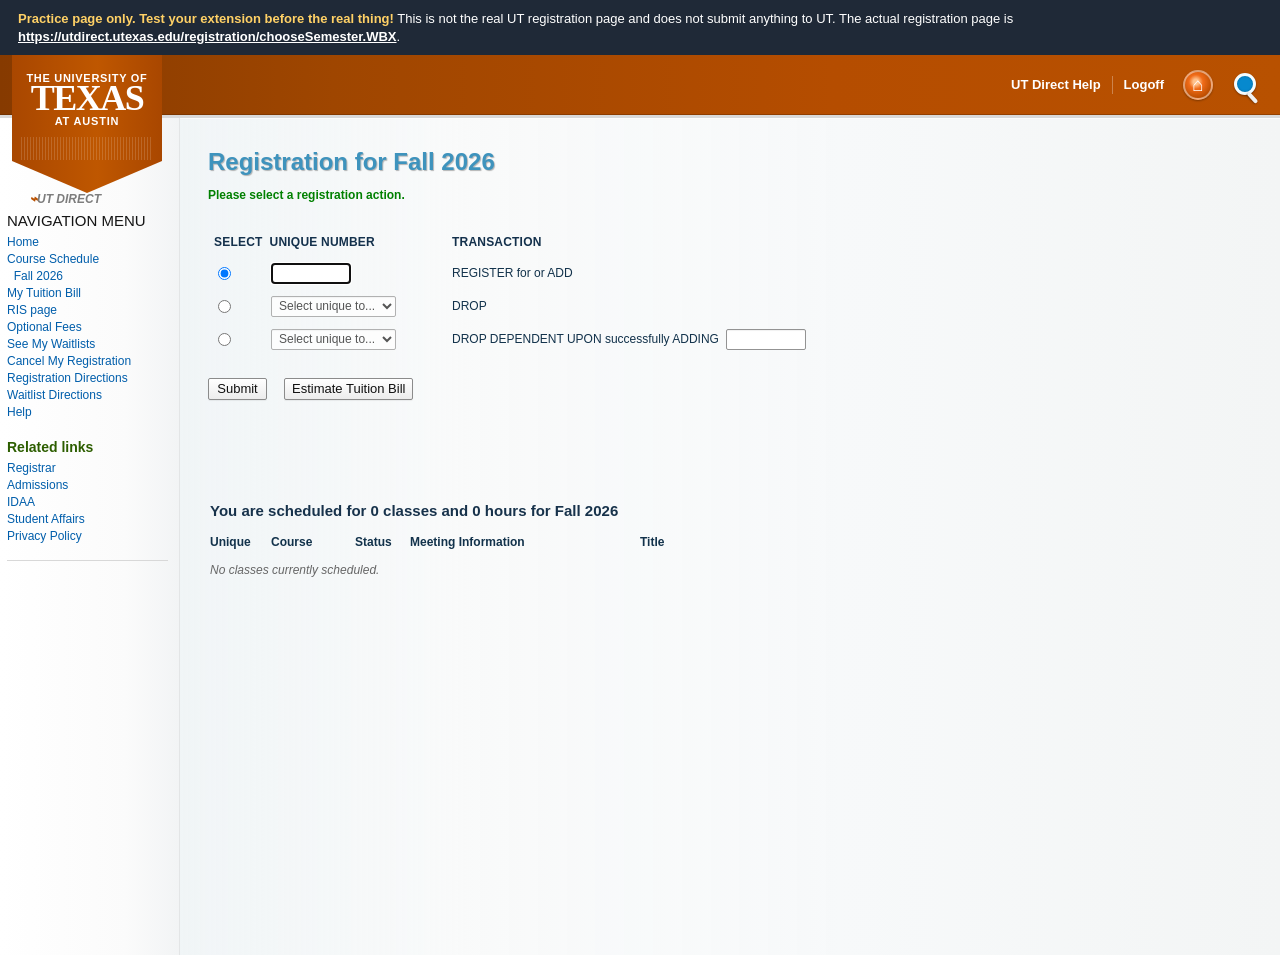
<file: index.html>
<!doctype html>
<html xmlns="http://www.w3.org/1999/xhtml" lang="en">
<head>
  <meta charset="utf-8" />
  <meta name="viewport" content="width=device-width, initial-scale=1" />
  <title>Registration</title>
  <style>
    :root {
      --ut-burnt: #bf5700;
      --ut-burnt-dark: #9b4300;
      --ink: #12324b;
      --link: #005eab;
      --page: #eef1f2;
      --panel: #f8f9fa;
    }

    * { box-sizing: border-box; }

    html, body { min-height: 100%; }
    body {
      margin: 0;
      overflow-x: hidden;
      background: #eceff0;
      font-family: Arial, Helvetica, sans-serif;
      font-size: 12px;
      color: #122d46;
    }

    .mock-disclaimer {
      min-width: 950px;
      padding: 10px 18px;
      color: #ffffff;
      background: #1f2937;
      font-size: 13px;
      line-height: 1.35;
    }
    .mock-disclaimer strong { color: #ffd166; }
    .mock-disclaimer a { color: #ffffff; font-weight: bold; }

    .topbar {
      height: 63px;
      min-width: 950px;
      border-bottom: 3px solid #d9d9d9;
      background: linear-gradient(90deg, #863a00 0%, #9f4600 26%, #b54d00 65%, #b85100 100%);
      box-shadow: inset 0 -1px 0 rgba(80,35,0,.35);
      position: relative;
      z-index: 2;
    }

    .brand-wrap {
      position: absolute;
      left: 12px;
      top: 0;
      width: 150px;
      height: 138px;
      background: linear-gradient(90deg, #a94700 0%, #bf5700 57%, #a94700 100%);
      color: white;
      text-align: center;
      box-shadow: 2px 3px 5px rgba(0,0,0,.34);
      clip-path: polygon(0 0,100% 0,100% 106px,50% 138px,0 106px);
    }

    .brand-wrap::after {
      content: "";
      position: absolute;
      left: 9px;
      right: 9px;
      bottom: 33px;
      height: 23px;
      opacity: .45;
      background: repeating-linear-gradient(90deg, rgba(255,255,255,.34) 0 1px, transparent 1px 3px);
    }

    .brand-small {
      padding-top: 18px;
      font-size: 11px;
      line-height: 10px;
      font-weight: bold;
      letter-spacing: .7px;
      white-space: nowrap;
    }

    .brand-main {
      margin-top: 1px;
      font-family: Georgia, 'Times New Roman', serif;
      font-size: 36px;
      line-height: 29px;
      font-weight: bold;
      letter-spacing: -1.5px;
    }

    .brand-sub {
      margin-top: 3px;
      font-size: 11px;
      line-height: 11px;
      letter-spacing: .8px;
      font-weight: bold;
    }

    .ut-direct-mark {
      position: absolute;
      top: 135px;
      left: 29px;
      width: 106px;
      color: #7d7d7d;
      font-family: Arial, sans-serif;
      font-style: italic;
      font-size: 12px;
      font-weight: bold;
      text-shadow: 0 1px white;
      white-space: nowrap;
    }

    .horn {
      color: #b85100;
      font-size: 15px;
      vertical-align: -1px;
      letter-spacing: -4px;
      margin-right: 3px;
    }

    .top-actions {
      position: absolute;
      top: 0;
      right: 18px;
      height: 59px;
      display: flex;
      align-items: center;
      color: white;
      font-weight: bold;
      font-size: 13px;
      gap: 11px;
    }

    .top-actions a { color: white; text-decoration: none; }
    .top-actions a:hover { text-decoration: underline; }

    .divider {
      height: 18px;
      width: 1px;
      background: rgba(255,255,255,.3);
      display: block;
    }

    .home-icon {
      width: 30px;
      height: 30px;
      margin-left: 8px;
      display: grid;
      place-items: center;
      font-size: 19px;
      line-height: 1;
      border-radius: 50%;
      color: #fff;
      background: radial-gradient(circle at 42% 38%, #ffc28c 0 12%, #f06b18 32%, #bd4e00 72%);
      border: 2px solid rgba(255,255,255,.45);
      box-shadow: 0 1px 2px rgba(0,0,0,.32);
    }

    .search-icon {
      width: 30px;
      height: 30px;
      position: relative;
      margin-left: 8px;
    }
    .search-icon::before {
      content: "";
      width: 16px;
      height: 16px;
      position: absolute;
      top: 3px;
      left: 2px;
      border: 3px solid #f5fcff;
      border-radius: 50%;
      background: #0789ce;
      box-shadow: inset 0 0 2px rgba(0,0,0,.35), 0 1px 2px rgba(0,0,0,.38);
    }
    .search-icon::after {
      content: "";
      position: absolute;
      width: 13px;
      height: 4px;
      left: 16px;
      top: 21px;
      transform: rotate(47deg);
      transform-origin: left center;
      border-radius: 2px;
      background: #f1f1f1;
      box-shadow: 0 1px 2px rgba(0,0,0,.38);
    }

    .layout {
      min-width: 950px;
      min-height: calc(100vh - 63px);
      display: grid;
      grid-template-columns: 180px minmax(0, 1fr);
    }

    .nav {
      padding-top: 92px;
      background: linear-gradient(90deg, #fff 0%, #fbfbfb 70%, #f2f4f5 100%);
      border-right: 1px solid #e3e5e6;
      color: #001d38;
      position: relative;
      min-height: calc(100vh - 63px);
      z-index: 1;
    }

    .nav-inner { width: 161px; margin: 0 0 0 7px; }
    .nav h2 {
      font-size: 15px;
      line-height: 16px;
      margin: 3px 0 7px;
      color: #151515;
      font-weight: normal;
    }
    .nav h3 {
      margin: 20px 0 7px;
      font-size: 14px;
      color: #2d5e00;
      font-weight: bold;
    }
    .nav ul { margin: 0; padding: 0; list-style: none; }
    .nav li { margin: 0 0 4px; line-height: 13px; }
    .nav a { color: #005eab; text-decoration: none; }
    .nav a:hover { text-decoration: underline; }
    .nav-rule { margin-top: 17px; border-top: 1px solid #d8d8d8; }

    .content {
      padding: 28px 28px 40px;
      min-height: calc(100vh - 63px);
      background: linear-gradient(90deg, rgba(242,247,249,.75) 0, rgba(250,251,251,.95) 26%, #f7f9fa 60%, #f3f5f5 100%);
      border-top: 1px solid rgba(255,255,255,.7);
    }

    .page-inner {
      width: min(100%, 835px);
      margin: 0;
    }

    h1 {
      margin: 0 0 11px;
      color: #3e93bd;
      font-size: 24px;
      line-height: 30px;
      font-weight: bold;
      text-shadow: 1px 1px 1px rgba(0,0,0,.28);
    }

    .notice {
      color: #008000;
      font-weight: bold;
      font-size: 12px;
      margin-bottom: 33px;
    }

    .form-grid {
      display: grid;
      grid-template-columns: 210px 1fr;
      column-gap: 28px;
      row-gap: 11px;
      align-items: center;
      width: 650px;
      margin-left: 6px;
    }

    .form-head {
      color: #14314c;
      font-size: 12px;
      font-weight: bold;
      letter-spacing: .2px;
      margin-bottom: 2px;
    }
    .form-row { display: contents; }
    .select-cell {
      display: flex;
      align-items: center;
      min-height: 22px;
    }
    input[type="radio"] {
      width: 13px;
      height: 13px;
      margin: 0 40px 0 4px;
      accent-color: #0077ff;
      flex: 0 0 auto;
    }
    input[type="text"], select {
      height: 21px;
      border: 1px solid #939393;
      border-radius: 2px;
      background: #fff;
      color: #111;
      font: 12px Arial, Helvetica, sans-serif;
      padding: 1px 3px;
      box-shadow: inset 0 1px 1px rgba(0,0,0,.06);
    }
    .unique-input { width: 80px; }
    select { width: 125px; }
    .transaction {
      min-height: 22px;
      color: #12324b;
      white-space: nowrap;
      display: flex;
      align-items: center;
    }
    .dependent-input { width: 80px; margin-left: 7px; }

    .form-buttons {
      margin: 28px 0 0 0;
      display: flex;
      gap: 17px;
    }
    button {
      height: 22px;
      min-width: 59px;
      padding: 1px 7px 2px;
      border: 1px solid #8b8b8b;
      border-radius: 2px;
      color: #111;
      background: linear-gradient(#fff, #ececec);
      font: 13px Arial, Helvetica, sans-serif;
      cursor: pointer;
      box-shadow: 0 1px 1px rgba(0,0,0,.06);
    }
    button:hover { background: linear-gradient(#fff, #e2e2e2); }
    button:active { box-shadow: inset 0 1px 2px rgba(0,0,0,.18); }

    .message {
      min-height: 17px;
      margin: 13px 0 0 2px;
      font-weight: bold;
      color: #7f2b00;
      font-size: 12px;
    }
    .message.success { color: #008000; }

    .schedule {
      width: min(100%, 805px);
      margin-top: 72px;
    }
    .schedule h2 {
      margin: 0 0 15px 2px;
      color: #17324b;
      font-size: 15px;
      line-height: 17px;
      font-weight: bold;
    }
    .schedule table {
      width: 100%;
      border-collapse: collapse;
      table-layout: fixed;
      color: #12324b;
      font-size: 12px;
    }
    .schedule th {
      text-align: left;
      font-weight: bold;
      padding: 1px 3px 12px 2px;
      white-space: nowrap;
    }
    .schedule td {
      padding: 6px 3px 7px 2px;
      vertical-align: top;
      line-height: 15px;
      word-wrap: break-word;
    }
    .schedule .unique { width: 61px; }
    .schedule .course { width: 84px; }
    .schedule .status { width: 55px; }
    .schedule .meeting { width: 230px; }
    .schedule .title { width: auto; }
    .empty-row td {
      padding: 2px 2px 0;
      color: #666;
      font-style: italic;
    }
    .remove-link {
      color: #005eab;
      cursor: pointer;
      text-decoration: none;
      margin-left: 6px;
      font-size: 11px;
    }
    .remove-link:hover { text-decoration: underline; }

    @media (max-width: 700px) {
      body, .topbar, .layout, .mock-disclaimer { min-width: 0; }
    .topbar { height: 58px; }
      .brand-wrap { transform: scale(.83); transform-origin: top left; }
      .top-actions { right: 9px; gap: 7px; font-size: 11px; }
      .home-icon { margin-left: 2px; }
      .search-icon { margin-left: 0; }
      .layout { grid-template-columns: 1fr; }
      .nav { display: none; }
      .content { padding: 30px 15px; }
      .page-inner { width: 100%; }
      .form-grid { width: 100%; grid-template-columns: minmax(165px, 210px) 1fr; column-gap: 8px; }
      .schedule { overflow-x: auto; }
      .schedule table { min-width: 650px; }
    }
  </style>
</head>
<body>
  <div class="mock-disclaimer" role="note">
    <strong>Practice page only. Test your extension before the real thing!</strong> This is not the real UT registration page and does not submit anything to UT. The actual registration page is <a href="https://utdirect.utexas.edu/registration/chooseSemester.WBX">https://utdirect.utexas.edu/registration/chooseSemester.WBX</a>.
  </div>
  <header class="topbar">
    <div class="brand-wrap" aria-label="The University of Texas at Austin">
      <div class="brand-small">THE UNIVERSITY OF</div>
      <div class="brand-main">TEXAS</div>
      <div class="brand-sub">AT AUSTIN</div>
    </div>
    <div class="ut-direct-mark"><span class="horn">⌁</span>UT DIRECT</div>
    <div class="top-actions" aria-label="Top navigation">
      <a href="#" onclick="return false;">UT Direct Help</a>
      <span class="divider"></span>
      <a href="#" onclick="return false;">Logoff</a>
      <span class="home-icon" title="Home">⌂</span>
      <span class="search-icon" title="Search"></span>
    </div>
  </header>

  <div class="layout">
    <aside class="nav">
      <div class="nav-inner">
        <h2>NAVIGATION MENU</h2>
        <ul>
          <li><a href="#">Home</a></li>
          <li><a href="#">Course Schedule</a></li>
          <li>&nbsp;&nbsp;<a href="#">Fall 2026</a></li>
          <li><a href="#">My Tuition Bill</a></li>
          <li><a href="#">RIS page</a></li>
          <li><a href="#">Optional Fees</a></li>
          <li><a href="#">See My Waitlists</a></li>
          <li><a href="#">Cancel My Registration</a></li>
          <li><a href="#">Registration Directions</a></li>
          <li><a href="#">Waitlist Directions</a></li>
          <li><a href="#">Help</a></li>
        </ul>
        <h3>Related links</h3>
        <ul>
          <li><a href="#">Registrar</a></li>
          <li><a href="#">Admissions</a></li>
          <li><a href="#">IDAA</a></li>
          <li><a href="#">Student Affairs</a></li>
          <li><a href="#">Privacy Policy</a></li>
        </ul>
        <div class="nav-rule"></div>
      </div>
    </aside>

    <main class="content">
      <div class="page-inner">
        <h1>Registration for Fall 2026</h1>
        <div class="notice">Please select a registration action.</div>

        <form id="registrationForm" autocomplete="off">
          <div class="form-grid" aria-label="Registration action">
            <div class="form-head">SELECT&nbsp;&nbsp;UNIQUE NUMBER</div>
            <div class="form-head">TRANSACTION</div>

            <div class="select-cell">
              <input type="radio" id="registerAction" name="action" value="register" checked />
              <input id="uniqueNumber" class="unique-input" type="text" inputmode="numeric" maxlength="5" aria-label="Unique number" autofocus />
            </div>
            <label class="transaction" for="registerAction">REGISTER for or ADD</label>

            <div class="select-cell">
              <input type="radio" id="dropAction" name="action" value="drop" />
              <select id="dropCourse" aria-label="Course to drop" disabled>
                <option value="">Select unique to...</option>
              </select>
            </div>
            <label class="transaction" for="dropAction">DROP</label>

            <div class="select-cell">
              <input type="radio" id="dependentAction" name="action" value="dependent" />
              <select id="dependentCourse" aria-label="Dependent course" disabled>
                <option value="">Select unique to...</option>
              </select>
            </div>
            <label class="transaction" for="dependentAction">DROP DEPENDENT UPON successfully ADDING <input id="dependentUnique" class="dependent-input" type="text" inputmode="numeric" maxlength="5" aria-label="Unique number to add" disabled /></label>
          </div>

          <div class="form-buttons">
            <button type="submit">Submit</button>
            <button type="button" id="estimateButton">Estimate Tuition Bill</button>
          </div>
          <div id="message" class="message" role="status" aria-live="polite"></div>
        </form>

        <section class="schedule" aria-labelledby="scheduleTitle">
          <h2 id="scheduleTitle">You are scheduled for <span id="classCount">0</span> classes and <span id="hourCount">0</span> hours for Fall 2026</h2>
          <table aria-label="Registered courses">
            <thead>
              <tr>
                <th class="unique">Unique</th>
                <th class="course">Course</th>
                <th class="status">Status</th>
                <th class="meeting">Meeting Information</th>
                <th class="title">Title</th>
              </tr>
            </thead>
            <tbody id="scheduleBody">
              <tr class="empty-row"><td colspan="5">No classes currently scheduled.</td></tr>
            </tbody>
          </table>
        </section>
      </div>
    </main>
  </div>

  <script>
    (function () {
      'use strict';

      // This is an intentionally local, credential-free test mock for browser-extension testing.
      // The schedule starts empty and remains in this tab only.
      var courseCatalog = {
        '58990': { course: 'M 427L', status: '', meeting: 'TTH&nbsp;&nbsp;&nbsp;&nbsp;11:00- 12:30P<br>MW&nbsp;&nbsp;&nbsp;&nbsp;9:00- 11:00', title: 'ADV CALC FOR APPLC II-AP: HON', hours: 3 },
        '68370': { course: 'UGS 303', status: '', meeting: 'MWF&nbsp;&nbsp;&nbsp;&nbsp;10:00- 11:00', title: 'ORIGINALITY IN ARTS/SCIS: HON', hours: 3 },
        '50510': { course: 'NSC 110H', status: 'P/F', meeting: 'W&nbsp;&nbsp;&nbsp;&nbsp;&nbsp;&nbsp;&nbsp;4:00- 5:00P', title: '1-DEAN SCHOLARS FIRST-YR SMNR', hours: 1 },
        '62745': { course: 'SDS 313', status: '', meeting: 'TTH&nbsp;&nbsp;&nbsp;&nbsp;2:00- 3:30P', title: 'INTRO TO DATA SCIENCE', hours: 3 },
        '51930': { course: 'BIO 315H', status: '', meeting: 'MWF&nbsp;&nbsp;&nbsp;&nbsp;11:00- 12:00<br>TH&nbsp;&nbsp;&nbsp;&nbsp;3:30- 4:30P', title: 'ADV INTRO TO GENETICS: HONORS', hours: 4 }
      };

      var schedule = [];
      var form = document.getElementById('registrationForm');
      var uniqueInput = document.getElementById('uniqueNumber');
      var message = document.getElementById('message');
      var scheduleBody = document.getElementById('scheduleBody');
      var classCount = document.getElementById('classCount');
      var hourCount = document.getElementById('hourCount');
      var actionInputs = document.querySelectorAll('input[name="action"]');
      var dropCourse = document.getElementById('dropCourse');
      var dependentCourse = document.getElementById('dependentCourse');
      var dependentUnique = document.getElementById('dependentUnique');

      function escapeHtml(value) {
        return String(value).replace(/[&<>'"]/g, function (character) {
          return ({ '&': '&amp;', '<': '&lt;', '>': '&gt;', "'": '&#39;', '"': '&quot;' })[character];
        });
      }

      function selectedAction() {
        var checked = document.querySelector('input[name="action"]:checked');
        return checked ? checked.value : 'register';
      }

      function updateActionControls() {
        var action = selectedAction();
        uniqueInput.disabled = action !== 'register';
        dropCourse.disabled = action !== 'drop' || schedule.length === 0;
        dependentCourse.disabled = action !== 'dependent' || schedule.length === 0;
        dependentUnique.disabled = action !== 'dependent';
        if (action === 'register') uniqueInput.focus();
      }

      function refreshSelects() {
        var selectedDrop = dropCourse.value;
        var selectedDependent = dependentCourse.value;
        var options = '<option value="">Select unique to...</option>';
        schedule.forEach(function (item) {
          options += '<option value="' + item.unique + '">' + item.unique + '</option>';
        });
        dropCourse.innerHTML = options;
        dependentCourse.innerHTML = options;
        dropCourse.value = selectedDrop;
        dependentCourse.value = selectedDependent;
        updateActionControls();
      }

      function renderSchedule() {
        classCount.textContent = schedule.length;
        var totalHours = schedule.reduce(function (sum, item) { return sum + item.hours; }, 0);
        hourCount.textContent = totalHours;

        if (schedule.length === 0) {
          scheduleBody.innerHTML = '<tr class="empty-row"><td colspan="5">No classes currently scheduled.</td></tr>';
        } else {
          scheduleBody.innerHTML = schedule.map(function (item) {
            return '<tr>' +
              '<td>' + escapeHtml(item.unique) + '</td>' +
              '<td>' + escapeHtml(item.course) + '</td>' +
              '<td>' + escapeHtml(item.status || '') + '</td>' +
              '<td>' + item.meeting + '</td>' +
              '<td>' + escapeHtml(item.title) + '<a href="#" class="remove-link" data-remove="' + escapeHtml(item.unique) + '">drop</a></td>' +
              '</tr>';
          }).join('');
        }
        refreshSelects();
      }

      function showMessage(text, success) {
        message.textContent = text;
        message.className = 'message' + (success ? ' success' : '');
      }

      function normalizeUnique(value) {
        return String(value || '').replace(/\D/g, '').slice(0, 5);
      }

      function courseForUnique(unique) {
        if (courseCatalog[unique]) return Object.assign({ unique: unique }, courseCatalog[unique]);
        return {
          unique: unique,
          course: 'TEST ' + unique.slice(-3),
          status: '',
          meeting: 'TBA',
          title: 'TEST REGISTRATION SECTION',
          hours: 3
        };
      }

      function register(unique) {
        unique = normalizeUnique(unique);
        if (unique.length !== 5) {
          showMessage('Please enter a five-digit unique number.', false);
          uniqueInput.focus();
          return;
        }
        if (schedule.some(function (item) { return item.unique === unique; })) {
          showMessage('You are already registered for unique number ' + unique + '.', false);
          return;
        }
        var course = courseForUnique(unique);
        schedule.push(course);
        uniqueInput.value = '';
        renderSchedule();
        showMessage('Registration successful for unique number ' + unique + '.', true);
        uniqueInput.focus();
      }

      function drop(unique) {
        if (!unique) {
          showMessage('Please select a unique number to drop.', false);
          return;
        }
        var before = schedule.length;
        schedule = schedule.filter(function (item) { return item.unique !== unique; });
        renderSchedule();
        showMessage(before === schedule.length ? 'The selected class was not found.' : 'Class ' + unique + ' was dropped.', before !== schedule.length);
      }

      function dropDependentAndRegister(dropUnique, addUnique) {
        addUnique = normalizeUnique(addUnique);
        if (!dropUnique) {
          showMessage('Please select a unique number to drop.', false);
          return;
        }
        if (addUnique.length !== 5) {
          showMessage('Please enter a five-digit unique number to add.', false);
          dependentUnique.focus();
          return;
        }
        if (schedule.some(function (item) { return item.unique === addUnique && item.unique !== dropUnique; })) {
          showMessage('You are already registered for unique number ' + addUnique + '.', false);
          return;
        }
        schedule = schedule.filter(function (item) { return item.unique !== dropUnique; });
        schedule.push(courseForUnique(addUnique));
        dependentUnique.value = '';
        renderSchedule();
        showMessage('Class ' + dropUnique + ' was dropped and ' + addUnique + ' was added.', true);
      }

      actionInputs.forEach(function (input) {
        input.addEventListener('change', updateActionControls);
      });

      uniqueInput.addEventListener('input', function () {
        this.value = normalizeUnique(this.value);
      });
      dependentUnique.addEventListener('input', function () {
        this.value = normalizeUnique(this.value);
      });

      form.addEventListener('submit', function (event) {
        event.preventDefault();
        var action = selectedAction();
        if (action === 'register') register(uniqueInput.value);
        if (action === 'drop') drop(dropCourse.value);
        if (action === 'dependent') dropDependentAndRegister(dependentCourse.value, dependentUnique.value);
      });

      document.getElementById('estimateButton').addEventListener('click', function () {
        var totalHours = schedule.reduce(function (sum, item) { return sum + item.hours; }, 0);
        if (totalHours === 0) {
          showMessage('No tuition estimate is available because no classes are scheduled.', false);
          return;
        }
        showMessage('Test tuition estimate: ' + totalHours + ' registered hours.', true);
      });

      scheduleBody.addEventListener('click', function (event) {
        var target = event.target;
        if (target && target.matches('[data-remove]')) {
          event.preventDefault();
          drop(target.getAttribute('data-remove'));
        }
      });

      renderSchedule();
    }());
  </script>
</body>
</html>
</file>
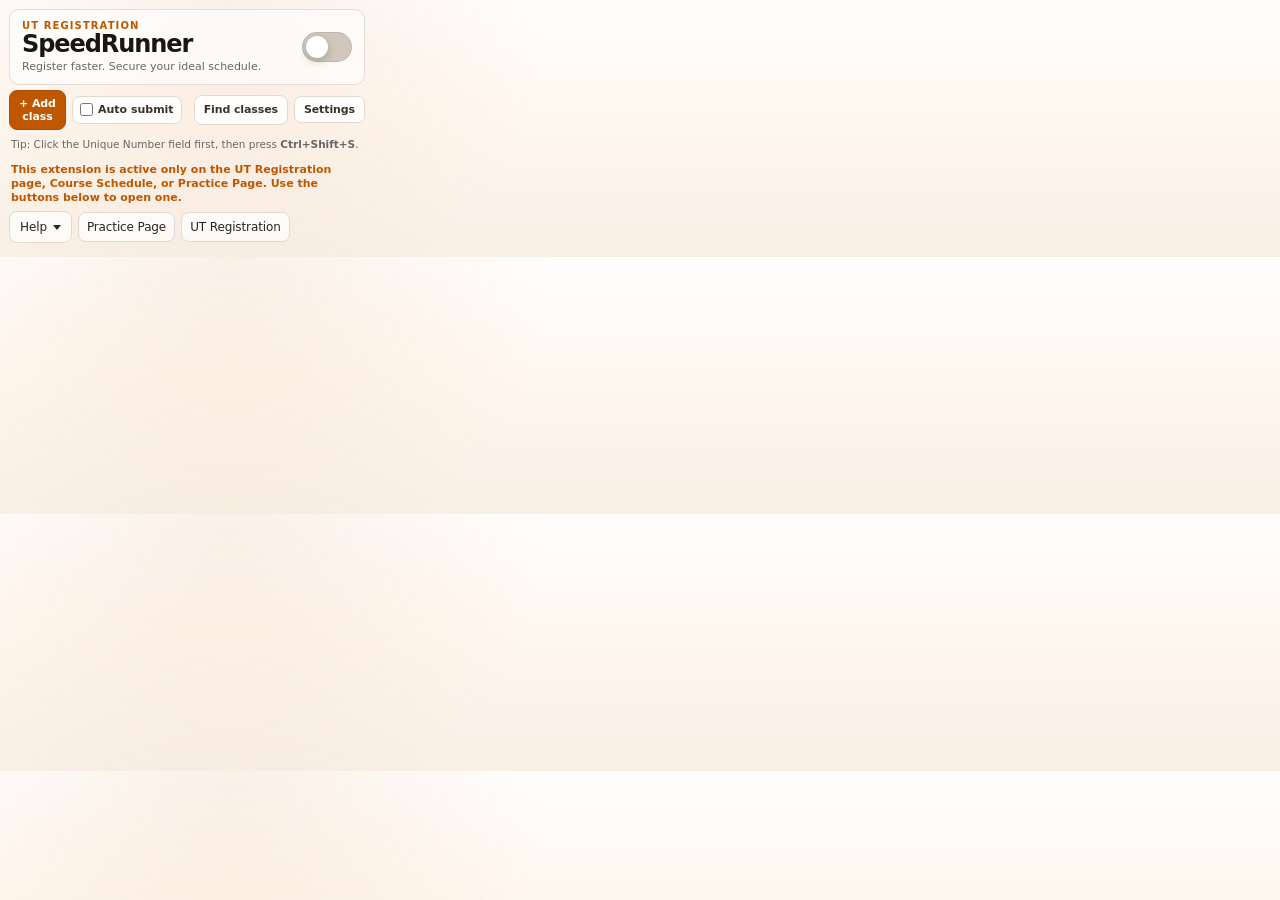
<file: popup.html>
<!doctype html>
<html lang="en">
  <head>
    <meta charset="utf-8" />
    <meta name="viewport" content="width=device-width, initial-scale=1" />
    <title>Registration SpeedRunner</title>
    <link rel="stylesheet" href="popup.css" />
  </head>
  <body>
    <main class="app">
      <section class="hero">
        <div>
          <p class="eyebrow">UT Registration</p>
          <h1>SpeedRunner</h1>
          <p class="subtitle">Register faster. Secure your ideal schedule.</p>
        </div>
        <div class="top-controls">
          <label class="switch" title="Your extension is active on supported registration pages when this is on.">
            <input id="enabledToggle" type="checkbox" />
            <span class="slider"></span>
          </label>
        </div>
      </section>
      <p id="reloadAlert" class="reload-alert" hidden><strong>You may need to reload webpage to see extension. (Ctrl + R)</strong></p>

      <section id="tutorialCard" class="tutorial-card" aria-label="Quick start tutorial" hidden>
        <div class="tutorial-top">
          <div>
            <p class="eyebrow">Quick start</p>
            <h2>Set up your queue</h2>
          </div>
          <button id="dismissTutorialBtn" class="tutorial-close" aria-label="Dismiss tutorial">&times;</button>
        </div>
        <ol>
          <li>Add one class card per course.</li>
          <li>Put unique numbers in priority order, separated by commas.</li>
          <li>Click <strong>Use</strong> on the class you want first.</li>
          <li>Open the real or mock registration page, reload it, click the input box, and use the hotkeys.</li>
        </ol>
        <div class="tutorial-hotkeys">
          <span><kbd>Ctrl</kbd> + <kbd>Shift</kbd> + <kbd>S</kbd> paste</span>
          <span><kbd>Ctrl</kbd> + <kbd>Shift</kbd> + <kbd>A</kbd> previous</span>
          <span><kbd>Ctrl</kbd> + <kbd>Shift</kbd> + <kbd>F</kbd> next class</span>
        </div>
        <p class="tutorial-note">Tip: drag the overlay by its colored header and resize it from the bottom-right corner.</p>
      </section>
      <section class="toolbar">
        <button id="addCourseBtn" class="primary">+ Add class</button>
        <label class="toolbar-check" title="After Ctrl+Shift+S, click Submit automatically.">
          <input id="autoModeToggle" type="checkbox" />
          Auto submit
        </label>
        <span class="toolbar-spacer"></span>
        <a id="findClassesLink" class="button-link subtle" href="https://utdirect.utexas.edu/apps/registrar/course_schedule/20269/" target="_blank" rel="noreferrer">Find classes</a>
        <div class="settings-wrap">
          <button id="settingsBtn" class="settings-btn subtle" type="button" aria-haspopup="true" aria-expanded="false">Settings</button>
          <div id="settingsPanel" class="settings-panel" hidden>
            <label for="autoModeSelect">Auto mode</label>
            <select id="autoModeSelect">
              <option value="off">Off</option>
              <option value="paste-submit">Paste + submit</option>
              <option value="full">Do everything</option>
            </select>
            <label class="settings-check">
              <input id="overlayCourseColorsToggle" type="checkbox" />
              Extra color
            </label>
          </div>
        </div>
      </section>


      <section id="sampleScheduleCallout" class="sample-callout" aria-label="Sample schedule note" hidden>
        <button id="dismissSampleCalloutBtn" class="sample-close" type="button" aria-label="Dismiss sample schedule note">&times;</button>
        <strong>Sample schedule</strong>
        <p>Hey new user! This is a sample schedule. Add your classes here as cards, and list Unique Numbers from highest priority to backup choices.</p>
      </section>
      <div id="coursesShell" class="courses-shell">
        <p class="list-tip">Tip: Click the Unique Number field first, then press <strong>Ctrl+Shift+S</strong>.</p>
        <section id="courses" class="courses" aria-label="Course unique number columns"></section>
        <div class="inactive-overlay" hidden>Extension inactive</div>
      </div>

      <p id="supportedPageNotice" class="site-alert" hidden>This extension is active only on the UT Registration page, Course Schedule, or Practice Page. Use the buttons below to open one.</p>

      <section class="footer-actions">
        <div class="help-menu-wrap">
          <button id="helpBtn" class="help-menu-btn" type="button" aria-haspopup="menu" aria-expanded="false">Help</button>
          <div id="helpMenu" class="help-menu" role="menu" hidden>
            <button id="tutorialMenuBtn" type="button" role="menuitem">Tutorial</button>
            <a role="menuitem" href="https://chromewebstore.google.com/detail/ppolilopnfojilddopmkenbaojhpfjbl/support?utm_source=item-share-cb" target="_blank" rel="noreferrer">Submit feedback</a>
          </div>
        </div>
        <a class="button-link" href="https://saifsyed08.github.io/ut-registration-speedrunner/index.html" target="_blank" rel="noreferrer" data-tooltip="Practice safely. Nothing submits to UT.">Practice Page</a>
        <a class="button-link" href="https://utdirect.utexas.edu/registration/chooseSemester.WBX" target="_blank" rel="noreferrer" data-tooltip="Real UT registration, available during your registration time.">UT Registration</a>
      </section>

      <section id="reviewPrompt" class="review-prompt" aria-label="Review Registration SpeedRunner" hidden>
        <div>
          <strong>Enjoying SpeedRunner?</strong>
          <p>A quick review helps other UT students find it.</p>
        </div>
        <div class="review-actions">
          <a id="reviewLink" class="review-link" href="https://chromewebstore.google.com/detail/ut-registration-speedrunn/ppolilopnfojilddopmkenbaojhpfjbl/reviews?utm_source=item-share-cb" target="_blank" rel="noreferrer">Write a review</a>
          <button id="reviewLaterBtn" type="button">Later</button>
          <button id="dismissReviewBtn" class="review-dismiss" type="button" aria-label="Dismiss review prompt">&times;</button>
        </div>
      </section>
    </main>
    <script src="popup.js"></script>
  </body>
</html>
</file>
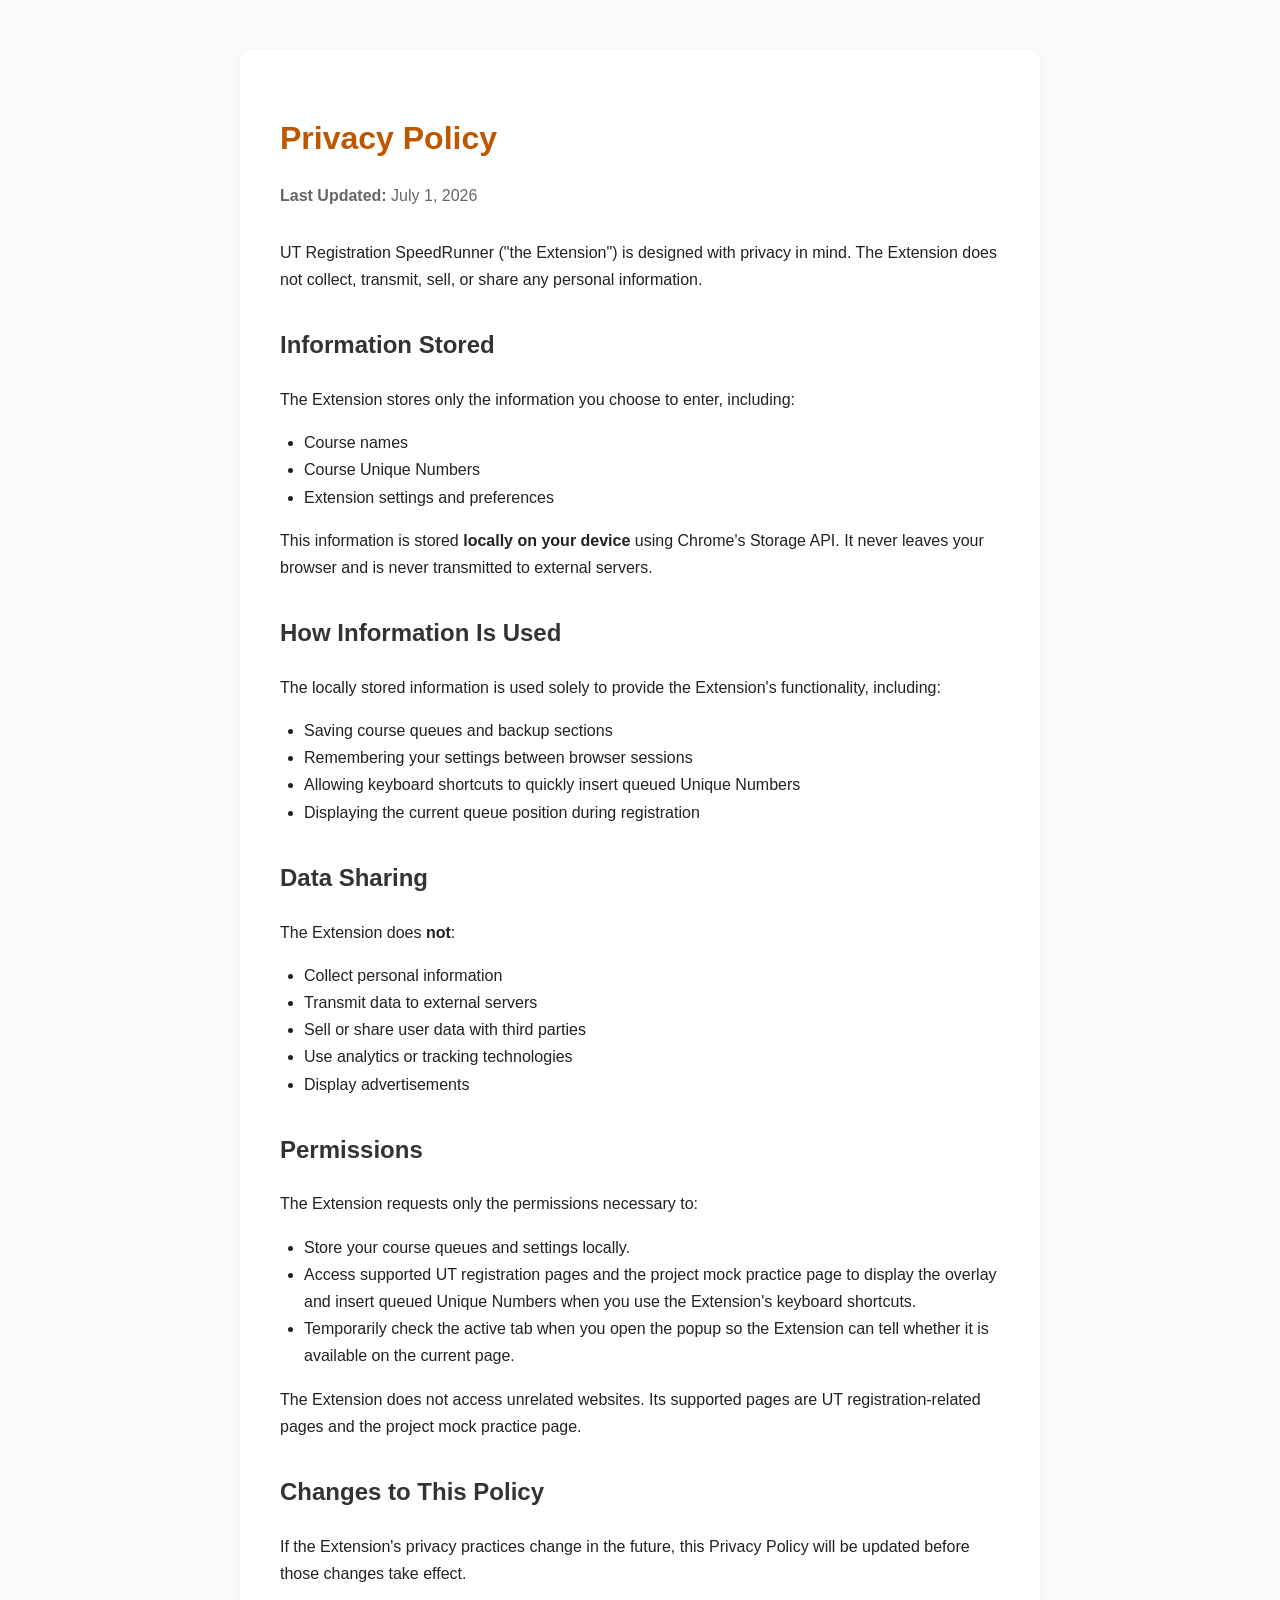
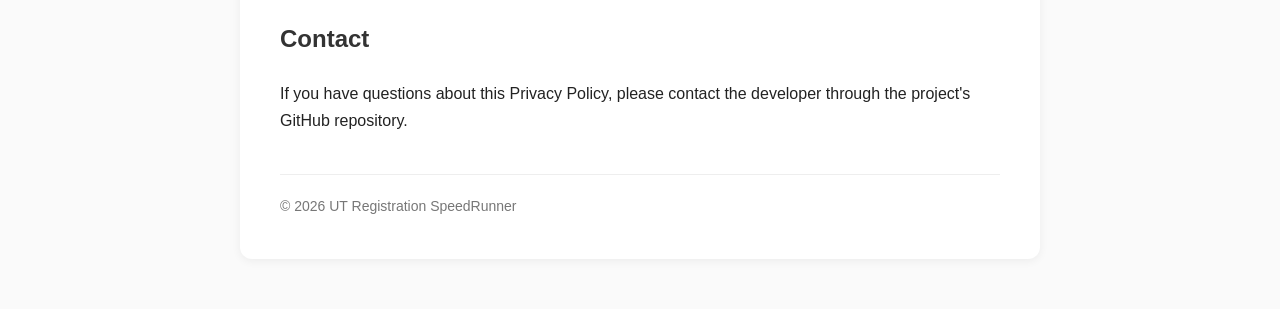
<file: privacy-policy.html>
<!DOCTYPE html>
<html lang="en">
<head>
    <meta charset="UTF-8">
    <meta name="viewport" content="width=device-width, initial-scale=1.0">
    <title>Privacy Policy | UT Registration SpeedRunner</title>
    <style>
        body {
            font-family: -apple-system, BlinkMacSystemFont, "Segoe UI", Roboto, Helvetica, Arial, sans-serif;
            max-width: 800px;
            margin: 50px auto;
            padding: 0 24px;
            line-height: 1.7;
            color: #222;
            background: #fafafa;
        }

        .container {
            background: white;
            padding: 40px;
            border-radius: 12px;
            box-shadow: 0 2px 10px rgba(0,0,0,0.06);
        }

        h1 {
            color: #BF5700;
            margin-bottom: 8px;
        }

        h2 {
            margin-top: 32px;
            color: #333;
        }

        p, li {
            font-size: 16px;
        }

        ul {
            padding-left: 24px;
        }

        .updated {
            color: #666;
            margin-bottom: 30px;
        }

        footer {
            margin-top: 40px;
            color: #777;
            font-size: 14px;
            border-top: 1px solid #eee;
            padding-top: 20px;
        }

        a {
            color: #BF5700;
            text-decoration: none;
        }

        a:hover {
            text-decoration: underline;
        }

        @media (max-width: 700px) {
            .container {
                padding: 24px;
            }
        }
    </style>
</head>

<body>

<div class="container">

<h1>Privacy Policy</h1>

<p class="updated"><strong>Last Updated:</strong> July 1, 2026</p>

<p>
UT Registration SpeedRunner ("the Extension") is designed with privacy in mind.
The Extension does not collect, transmit, sell, or share any personal information.
</p>

<h2>Information Stored</h2>

<p>
The Extension stores only the information you choose to enter, including:
</p>

<ul>
    <li>Course names</li>
    <li>Course Unique Numbers</li>
    <li>Extension settings and preferences</li>
</ul>

<p>
This information is stored <strong>locally on your device</strong> using Chrome's Storage API.
It never leaves your browser and is never transmitted to external servers.
</p>

<h2>How Information Is Used</h2>

<p>
The locally stored information is used solely to provide the Extension's functionality, including:
</p>

<ul>
    <li>Saving course queues and backup sections</li>
    <li>Remembering your settings between browser sessions</li>
    <li>Allowing keyboard shortcuts to quickly insert queued Unique Numbers</li>
    <li>Displaying the current queue position during registration</li>
</ul>

<h2>Data Sharing</h2>

<p>The Extension does <strong>not</strong>:</p>

<ul>
    <li>Collect personal information</li>
    <li>Transmit data to external servers</li>
    <li>Sell or share user data with third parties</li>
    <li>Use analytics or tracking technologies</li>
    <li>Display advertisements</li>
</ul>

<h2>Permissions</h2>

<p>
The Extension requests only the permissions necessary to:
</p>

<ul>
    <li>Store your course queues and settings locally.</li>
    <li>Access supported UT registration pages and the project mock practice page to display the overlay and insert queued Unique Numbers when you use the Extension's keyboard shortcuts.</li>
    <li>Temporarily check the active tab when you open the popup so the Extension can tell whether it is available on the current page.</li>
</ul>

<p>
The Extension does not access unrelated websites. Its supported pages are UT registration-related pages and the project mock practice page.
</p>

<h2>Changes to This Policy</h2>

<p>
If the Extension's privacy practices change in the future, this Privacy Policy will be updated before those changes take effect.
</p>

<h2>Contact</h2>

<p>
If you have questions about this Privacy Policy, please contact the developer through the project's GitHub repository.
</p>

<footer>
    &copy; 2026 UT Registration SpeedRunner
</footer>

</div>

</body>
</html>
</file>
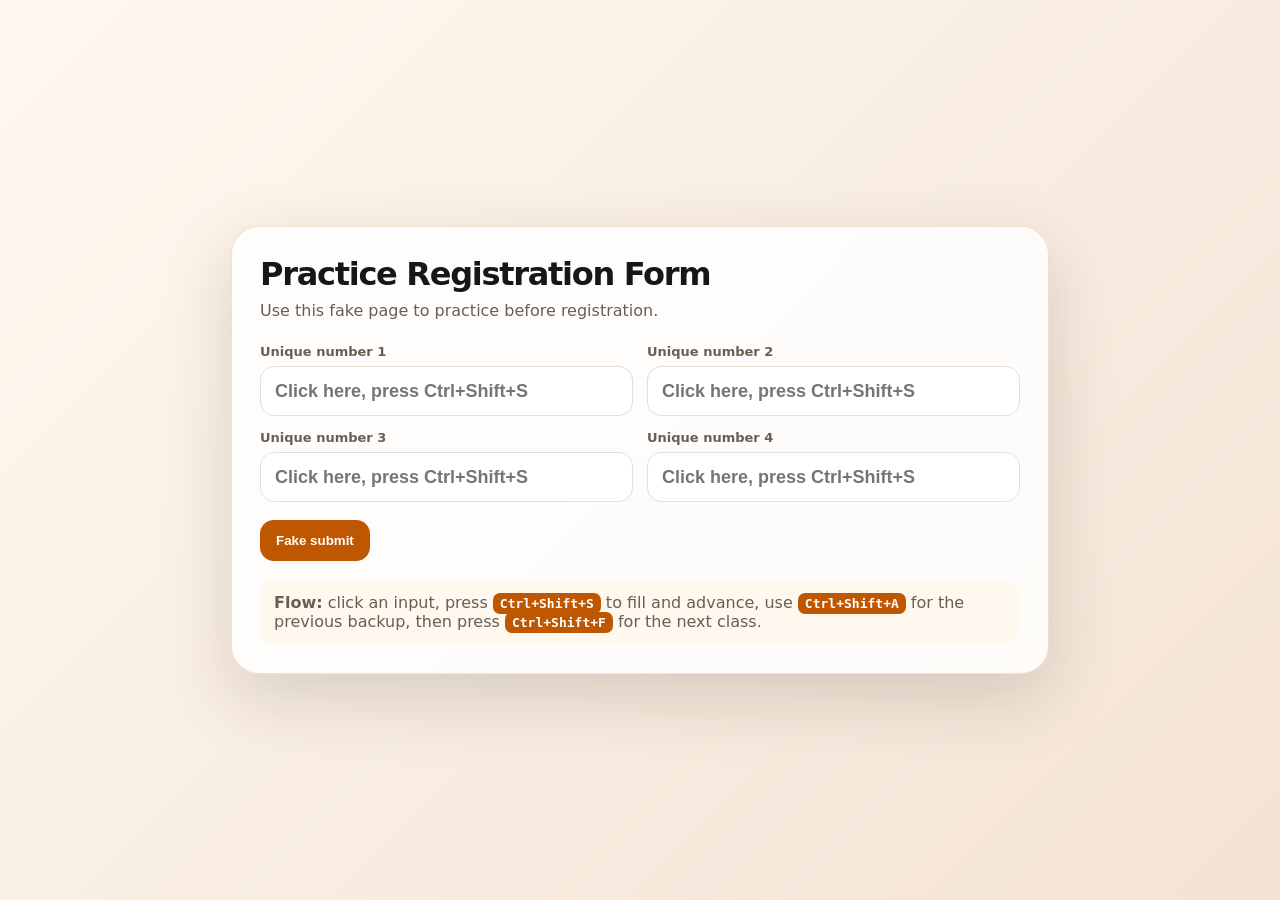
<file: test-registration-page.html>
<!doctype html>
<html lang="en">
  <head>
    <meta charset="utf-8" />
    <meta name="viewport" content="width=device-width, initial-scale=1" />
    <title>SpeedRunner Test Registration Page</title>
    <style>
      :root { --burnt: #bf5700; --ink: #171717; --line: #e6ddd4; }
      body {
        margin: 0;
        min-height: 100vh;
        display: grid;
        place-items: center;
        color: var(--ink);
        background: linear-gradient(135deg, #fff8ef, #f3e3d5);
        font-family: Inter, system-ui, -apple-system, BlinkMacSystemFont, "Segoe UI", sans-serif;
      }
      main {
        width: min(760px, calc(100vw - 32px));
        padding: 28px;
        border: 1px solid rgba(191,87,0,.18);
        border-radius: 28px;
        background: rgba(255,255,255,.84);
        box-shadow: 0 24px 70px rgba(45, 28, 14, .16);
      }
      h1 { margin: 0 0 8px; letter-spacing: -.04em; }
      p { margin: 0 0 24px; color: #6a5d52; }
      .grid { display: grid; grid-template-columns: repeat(2, 1fr); gap: 14px; }
      label { display: grid; gap: 7px; color: #6a5d52; font-size: 13px; font-weight: 800; }
      input {
        height: 48px;
        border: 1px solid var(--line);
        border-radius: 14px;
        padding: 0 14px;
        font-size: 18px;
        font-weight: 800;
        outline: none;
      }
      input:focus { border-color: var(--burnt); box-shadow: 0 0 0 4px rgba(191,87,0,.13); }
      button {
        margin-top: 18px;
        border: 0;
        border-radius: 14px;
        padding: 13px 16px;
        color: white;
        background: var(--burnt);
        font-weight: 900;
      }
      .tip { margin-top: 18px; padding: 14px; border-radius: 18px; background: #fff8ef; color: #6a5d52; }
      kbd { padding: 3px 7px; border-radius: 7px; color: white; background: #bf5700; font-weight: 900; }
    </style>
  </head>
  <body>
    <main>
      <h1>Practice Registration Form</h1>
      <p>Use this fake page to practice before registration.</p>
      <div class="grid">
        <label>Unique number 1<input placeholder="Click here, press Ctrl+Shift+S" /></label>
        <label>Unique number 2<input placeholder="Click here, press Ctrl+Shift+S" /></label>
        <label>Unique number 3<input placeholder="Click here, press Ctrl+Shift+S" /></label>
        <label>Unique number 4<input placeholder="Click here, press Ctrl+Shift+S" /></label>
      </div>
      <button type="button">Fake submit</button>
      <div class="tip">
        <strong>Flow:</strong> click an input, press <kbd>Ctrl+Shift+S</kbd> to fill and advance, use <kbd>Ctrl+Shift+A</kbd> for the previous backup, then press <kbd>Ctrl+Shift+F</kbd> for the next class.
      </div>
    </main>
  </body>
</html>
</file>
<file: popup.css>
:root {
  --burnt: #bf5700;
  --burnt-dark: #8f3f00;
  --ink: #171717;
  --muted: #676767;
  --line: #e9e1d9;
  --soft: #fff8f1;
  --card: #ffffff;
  --shadow: none;
}

* { box-sizing: border-box; }

body {
  margin: 0;
  width: 374px;
  color: var(--ink);
  font-family: "Aptos", "Segoe UI", system-ui, -apple-system, BlinkMacSystemFont, "Helvetica Neue", Arial, sans-serif;
  background:
    radial-gradient(circle at 18% 0%, rgba(191, 87, 0, 0.08), transparent 30%),
    linear-gradient(180deg, #fffefd 0%, #fff8f0 44%, #f8efe5 100%);
}

.app { padding: 9px; }

a { color: inherit; text-decoration: none; }

.hero {
  position: relative;
  display: flex;
  align-items: center;
  justify-content: space-between;
  gap: 12px;
  padding: 10px 12px;
  border: 1px solid rgba(222, 214, 206, 0.78);
  border-radius: 10px;
  background: rgba(255, 255, 255, 0.58);
  backdrop-filter: blur(10px);
}

.eyebrow {
  margin: 0 0 1px;
  color: var(--burnt);
  font-size: 10px;
  font-weight: 700;
  letter-spacing: 0.11em;
  text-transform: uppercase;
}

h1 {
  margin: 0;
  font-size: 24px;
  line-height: 1;
  letter-spacing: -0.045em;
}

h2 {
  margin: 0;
  font-size: 18px;
  line-height: 1.05;
  letter-spacing: -0.035em;
}

.subtitle {
  margin: 4px 0 0;
  color: var(--muted);
  font-size: 11px;
  line-height: 1.25;
}

.top-controls {
  position: relative;
  display: flex;
  align-items: center;
  gap: 8px;
  flex: 0 0 auto;
}

.settings-btn {
  padding: 6px 9px;
  border-radius: 7px;
  font-size: 11px;
  font-weight: 600;
}

.settings-wrap {
  position: relative;
}

.settings-panel {
  position: absolute;
  z-index: 40;
  top: calc(100% + 7px);
  right: 0;
  width: 210px;
  padding: 9px;
  border: 1px solid #e3d9cf;
  border-radius: 8px;
  background: #fff;
  box-shadow: 0 12px 24px rgba(48, 30, 12, 0.16);
}
.settings-panel[hidden] { display: none; }
.settings-panel label {
  display: block;
  margin-bottom: 5px;
  color: #3b332d;
  font-size: 11px;
  font-weight: 700;
}
.settings-panel select {
  width: 100%;
  padding: 7px 8px;
  border: 1px solid #e3d9cf;
  border-radius: 7px;
  color: #2c2520;
  background: #fff;
  font: 600 12px "Aptos", "Segoe UI", system-ui, sans-serif;
}
.settings-check {
  display: flex !important;
  align-items: center;
  gap: 7px;
  margin: 8px 0 0 !important;
  color: #3b332d !important;
  font-size: 11px !important;
  font-weight: 600 !important;
  line-height: 1.25;
}
.settings-check input {
  width: 13px;
  height: 13px;
  accent-color: var(--burnt);
}
.switch { position: relative; display: inline-block; width: 50px; height: 30px; flex: 0 0 auto; }
.switch input { opacity: 0; width: 0; height: 0; }
.slider {
  position: absolute;
  cursor: pointer;
  inset: 0;
  background: #d1c7bd;
  border-radius: 999px;
  transition: 0.18s ease;
  box-shadow: inset 0 0 0 1px rgba(0,0,0,0.08);
}
.slider:before {
  content: "";
  position: absolute;
  height: 22px;
  width: 22px;
  left: 4px;
  bottom: 4px;
  background: white;
  border-radius: 50%;
  transition: 0.18s ease;
  box-shadow: 0 3px 8px rgba(0,0,0,0.2);
}
input:checked + .slider { background: var(--burnt); }
input:checked + .slider:before { transform: translateX(20px); }

.reload-alert {
  margin: 7px 2px 0;
  color: #b42318;
  font-size: 11px;
  line-height: 1.25;
}
.site-alert {
  margin: 7px 2px 0;
  color: var(--burnt);
  font-size: 11px;
  font-weight: 700;
  line-height: 1.28;
}
.tutorial-card {
  margin-top: 8px;
  padding: 10px 12px;
  border: 1px solid rgba(191, 87, 0, 0.16);
  border-radius: 7px;
  background: rgba(255, 255, 255, 0.86);
  box-shadow: 0 8px 18px rgba(48, 30, 12, 0.08);
}
.tutorial-top {
  display: flex;
  align-items: flex-start;
  justify-content: space-between;
  gap: 10px;
}
.tutorial-close {
  width: 26px;
  height: 26px;
  padding: 0;
  border-radius: 999px;
  color: #8b1e0b;
  background: #ffe7dc;
}
.tutorial-card ol {
  margin: 8px 0 0;
  padding-left: 18px;
  color: #4b4038;
  font-size: 12px;
  line-height: 1.35;
}
.tutorial-hotkeys {
  display: flex;
  flex-wrap: wrap;
  gap: 6px 10px;
  margin-top: 8px;
  color: var(--muted);
  font-size: 11px;
  font-weight: 700;
}
.tutorial-hotkeys kbd {
  min-width: 20px;
  padding: 1px 4px;
  border-radius: 4px;
  font-size: 10px;
}
.tutorial-note {
  margin: 8px 0 0;
  color: var(--muted);
  font-size: 11px;
  line-height: 1.3;
}

.toolbar, .footer-actions {
  display: flex;
  align-items: center;
  gap: 6px;
  margin-bottom: 5px;
}
.toolbar { margin-top: 5px; }
.toolbar-spacer { flex: 1 1 auto; }
.toolbar-check {
  display: inline-flex;
  align-items: center;
  gap: 5px;
  min-height: 28px;
  padding: 5px 7px;
  border: 1px solid #e3d9cf;
  border-radius: 8px;
  color: #3a332d;
  background: rgba(255, 255, 255, 0.92);
  font-size: 11px;
  font-weight: 650;
  white-space: nowrap;
}
.toolbar-check input {
  width: 13px;
  height: 13px;
  margin: 0;
  accent-color: var(--burnt);
}
.footer-actions { margin-top: 6px; margin-bottom: 5px; flex-wrap: wrap; justify-content: flex-start; }

button, .button-link {
  border: 1px solid #e3d9cf;
  border-radius: 8px;
  padding: 8px 10px;
  cursor: pointer;
  color: #2c2520;
  background: rgba(255, 255, 255, 0.72);
  font-weight: 500;
  font-size: 12px;
  font-family: "Arial Rounded MT Bold", "Segoe UI", system-ui, sans-serif;
  letter-spacing: -0.01em;
  transition: background .12s ease, border-color .12s ease, transform .12s ease;
}
button:hover, .button-link:hover { background: #fff; border-color: #d7c9bd; transform: translateY(-1px); }
button:active, .button-link:active { transform: translateY(0); }
button:disabled { cursor: default; opacity: .38; transform: none; }
.toolbar button,
.toolbar .button-link { padding: 6px 9px; font-size: 11px; font-weight: 600; }
.primary, .save { color: white; border-color: #a94f08; background: #bf5700; }
.primary:hover, .save:hover { color: white; border-color: #8f3f00; background: #9f4700; }
.save { flex: 1; }
.subtle {
  color: #3a332d;
  border-color: #e3d9cf;
  background: rgba(255, 255, 255, 0.92);
}
.subtle:hover,
.subtle:focus-visible {
  color: #2c2520;
  border-color: #d7c9bd;
  background: #fff;
}
.button-link {
  display: inline-flex;
  align-items: center;
  justify-content: center;
  min-height: 30px;
  flex: 0 0 auto;
  padding: 6px 8px;
  white-space: nowrap;
}
.button-link[data-tooltip] { position: relative; }
.button-link[data-tooltip]::after {
  position: absolute;
  z-index: 20;
  bottom: calc(100% + 5px);
  width: 210px;
  max-width: calc(100vw - 28px);
  padding: 6px 8px;
  border-radius: 7px;
  color: #fff;
  background: #1f2937;
  box-shadow: 0 8px 18px rgba(31,41,55,.18);
  content: attr(data-tooltip);
  font-family: "Aptos", "Segoe UI", system-ui, sans-serif;
  font-size: 10px;
  font-weight: 650;
  line-height: 1.2;
  opacity: 0;
  pointer-events: none;
  text-align: left;
  transform: translateY(2px);
  transition: opacity .05s ease, transform .05s ease;
  white-space: normal;
}
.button-link[data-tooltip]:first-of-type::after { left: 0; }
.button-link[data-tooltip]:last-of-type::after { right: 0; }
.button-link[data-tooltip]:hover::after,
.button-link[data-tooltip]:focus-visible::after {
  opacity: 1;
  transform: translateY(0);
}
.help-menu-wrap {
  position: relative;
  flex: 0 0 auto;
}
.help-menu-btn::after {
  content: "";
  display: inline-block;
  margin-left: 6px;
  border-left: 4px solid transparent;
  border-right: 4px solid transparent;
  border-top: 5px solid currentColor;
  vertical-align: middle;
}
.help-menu {
  position: absolute;
  z-index: 30;
  left: 0;
  bottom: calc(100% + 6px);
  display: grid;
  min-width: 148px;
  padding: 5px;
  border: 1px solid #e3d9cf;
  border-radius: 8px;
  background: #fff;
  box-shadow: 0 10px 22px rgba(48, 30, 12, 0.14);
}
.help-menu[hidden] { display: none; }
.help-menu button,
.help-menu a {
  display: flex;
  align-items: center;
  min-height: 30px;
  padding: 7px 9px;
  border: 0;
  border-radius: 6px;
  color: #2c2520;
  background: transparent;
  font: 600 12px "Aptos", "Segoe UI", system-ui, sans-serif;
  text-align: left;
  white-space: nowrap;
}
.help-menu button:hover,
.help-menu a:hover,
.help-menu button:focus-visible,
.help-menu a:focus-visible {
  background: #fff4e8;
  outline: none;
  transform: none;
}
.review-prompt {
  display: flex;
  align-items: center;
  justify-content: space-between;
  gap: 10px;
  margin-top: 6px;
  padding: 9px 10px;
  border: 1px solid rgba(191, 87, 0, 0.18);
  border-radius: 8px;
  background: rgba(255, 255, 255, 0.78);
}
.review-prompt[hidden] { display: none; }
.review-prompt strong {
  display: block;
  font-size: 12px;
}
.review-prompt p {
  margin: 2px 0 0;
  color: var(--muted);
  font-size: 11px;
  line-height: 1.25;
}
.review-actions {
  display: flex;
  align-items: center;
  gap: 5px;
  flex: 0 0 auto;
}
.review-link,
.review-actions button {
  min-height: 28px;
  padding: 6px 8px;
  border: 1px solid #e3d9cf;
  border-radius: 7px;
  color: #2c2520;
  background: rgba(255, 255, 255, 0.82);
  font: 700 11px "Aptos", "Segoe UI", system-ui, sans-serif;
  white-space: nowrap;
}
.review-link {
  color: #fff;
  border-color: #a94f08;
  background: var(--burnt);
}
.review-link:hover,
.review-link:focus-visible {
  color: #fff;
  background: #9f4700;
  outline: none;
}
.review-dismiss {
  width: 28px;
  padding: 0;
  color: #8b1e0b;
  background: #ffe7dc;
}
.courses-shell {
  position: relative;
  max-height: 304px;
  overflow: auto;
  padding-right: 4px;
  scrollbar-color: rgba(191, 87, 0, 0.28) transparent;
  scrollbar-width: thin;
}
.courses-shell::-webkit-scrollbar { width: 7px; }
.courses-shell::-webkit-scrollbar-track { background: transparent; }
.courses-shell::-webkit-scrollbar-thumb {
  border-radius: 999px;
  background: rgba(191, 87, 0, 0.22);
}
.courses-shell::-webkit-scrollbar-thumb:hover { background: rgba(191, 87, 0, 0.36); }
.courses {
  display: grid;
  gap: 7px;
}
.courses-shell.inactive .courses {
  opacity: .42;
  filter: grayscale(.7);
  pointer-events: none;
}
.inactive-overlay {
  position: absolute;
  inset: 0 4px 0 0;
  display: grid;
  place-items: center;
  border: 1px solid rgba(100, 116, 139, .24);
  border-radius: 11px;
  color: #475569;
  background: rgba(248, 250, 252, .68);
  font: 700 14px "Aptos", "Segoe UI", system-ui, sans-serif;
  backdrop-filter: blur(1px);
}
.inactive-overlay[hidden] { display: none; }
.course-card {
  position: relative;
  padding: 0;
  overflow: hidden;
  border-radius: 9px;
  background: rgba(255,255,255,.88);
  border: 1px solid var(--line);
  box-shadow: 0 6px 16px rgba(48, 30, 12, 0.07);
}
.list-tip {
  margin: 3px 2px 5px;
  color: var(--muted);
  font-size: 10.5px;
  line-height: 1.25;
  text-align: left;
}
.course-card.active {
  border-color: rgba(191, 87, 0, 0.55);
  box-shadow: 0 8px 20px rgba(191, 87, 0, 0.13);
}
.course-card.active .course-grip { box-shadow: inset 0 0 0 2px rgba(255,255,255,.32); }
.course-main {
  display: grid;
  grid-template-columns: 22px 1fr;
  min-width: 0;
}
.course-grip {
  display: grid;
  grid-template-columns: repeat(2, 4px);
  grid-template-rows: repeat(2, 4px);
  place-content: center;
  gap: 3px;
  background: var(--course-color, var(--burnt));
  cursor: grab;
  touch-action: none;
}
.course-grip:active { cursor: grabbing; }
.course-grip span {
  width: 4px;
  height: 4px;
  border-radius: 999px;
  background: rgba(255,255,255,.92);
}
.course-fields {
  min-width: 0;
  padding: 6px 8px 6px;
}
.course-top {
  position: relative;
  display: flex;
  align-items: center;
  gap: 5px;
  margin-bottom: 3px;
}
.course-name {
  flex: 0 1 auto;
  min-width: 8ch;
  max-width: 210px;
  border: 1px solid var(--line);
  border-radius: 7px;
  padding: 6px 8px;
  font-size: 13px;
  font-weight: 700;
  outline: none;
  background: #fff;
}
.course-top .color-menu-btn {
  margin-left: auto;
}
.course-name:focus, textarea:focus { border-color: var(--burnt); box-shadow: 0 0 0 2px rgba(191, 87, 0, 0.12); }
.color-menu-btn {
  width: 26px;
  height: 28px;
  padding: 0;
  border: 2px solid #fff;
  border-radius: 7px;
  background: var(--swatch-color);
  box-shadow: 0 0 0 1px rgba(0,0,0,.13);
}
.color-menu-btn:hover { background: var(--swatch-color); }
.sample-callout {
  position: relative;
  margin: 8px 0 10px;
  padding: 11px 36px 11px 12px;
  border-radius: 8px;
  color: #fff;
  background: #1f2937;
  box-shadow: 0 10px 18px rgba(31, 41, 55, 0.18);
}
.sample-callout::after {
  content: "";
  position: absolute;
  left: 34px;
  bottom: -8px;
  border-left: 9px solid transparent;
  border-right: 9px solid transparent;
  border-top: 9px solid #1f2937;
}
.sample-callout strong {
  display: block;
  font-size: 12px;
}
.sample-callout p {
  margin: 3px 0 0;
  color: rgba(255,255,255,.84);
  font-size: 11px;
  line-height: 1.32;
}
.sample-close {
  position: absolute;
  top: 7px;
  right: 7px;
  width: 22px;
  height: 22px;
  padding: 0;
  border-color: rgba(255,255,255,.18);
  color: #fff;
  background: rgba(255,255,255,.12);
}

.course-palette {
  position: absolute;
  z-index: 5;
  top: 34px;
  right: 64px;
  display: flex;
  flex-wrap: wrap;
  gap: 6px;
  width: 194px;
  padding: 8px;
  border: 1px solid #e3d9cf;
  border-radius: 7px;
  background: rgba(255,255,255,.98);
  box-shadow: 0 8px 20px rgba(48, 30, 12, 0.14);
}
.course-palette[hidden] { display: none; }
.color-swatch {
  width: 20px;
  height: 20px;
  padding: 0;
  border: 2px solid #fff;
  border-radius: 999px;
  background: var(--swatch-color);
  box-shadow: 0 0 0 1px rgba(0,0,0,.12);
}
.color-swatch:hover { transform: translateY(-1px); background: var(--swatch-color); }
.color-swatch.active { box-shadow: 0 0 0 2px rgba(29, 19, 11, .55); }
.course-card.dragging { opacity: .55; }
.course-card.drag-over { outline: 2px solid var(--course-color, var(--burnt)); outline-offset: 2px; }
.badge {
  border-radius: 7px;
  padding: 6px 7px;
  color: var(--burnt-dark);
  background: var(--soft);
  font-size: 12px;
  font-weight: 700;
}
.icon-btn {
  width: 28px;
  height: 28px;
  padding: 0;
  border-radius: 7px;
  color: #8b1e0b;
  background: #ffe7dc;
}
textarea {
  width: 100%;
  min-height: 34px;
  max-height: 66px;
  resize: vertical;
  border: 1px solid var(--line);
  border-radius: 7px;
  padding: 6px 8px;
  font-family: "Trebuchet MS", "Aptos", "Segoe UI", system-ui, sans-serif;
  font-size: 13px;
  line-height: 1.28;
  outline: none;
  background: #fff;
}
.card-note {
  display: flex;
  justify-content: space-between;
  gap: 10px;
  margin-top: 3px;
  color: var(--muted);
  font-size: 10.5px;
}
.empty {
  padding: 14px;
  border: 1px dashed rgba(191,87,0,.35);
  border-radius: 11px;
  color: var(--muted);
  background: rgba(255,255,255,.62);
  text-align: center;
  font-size: 13px;
}
</file>
